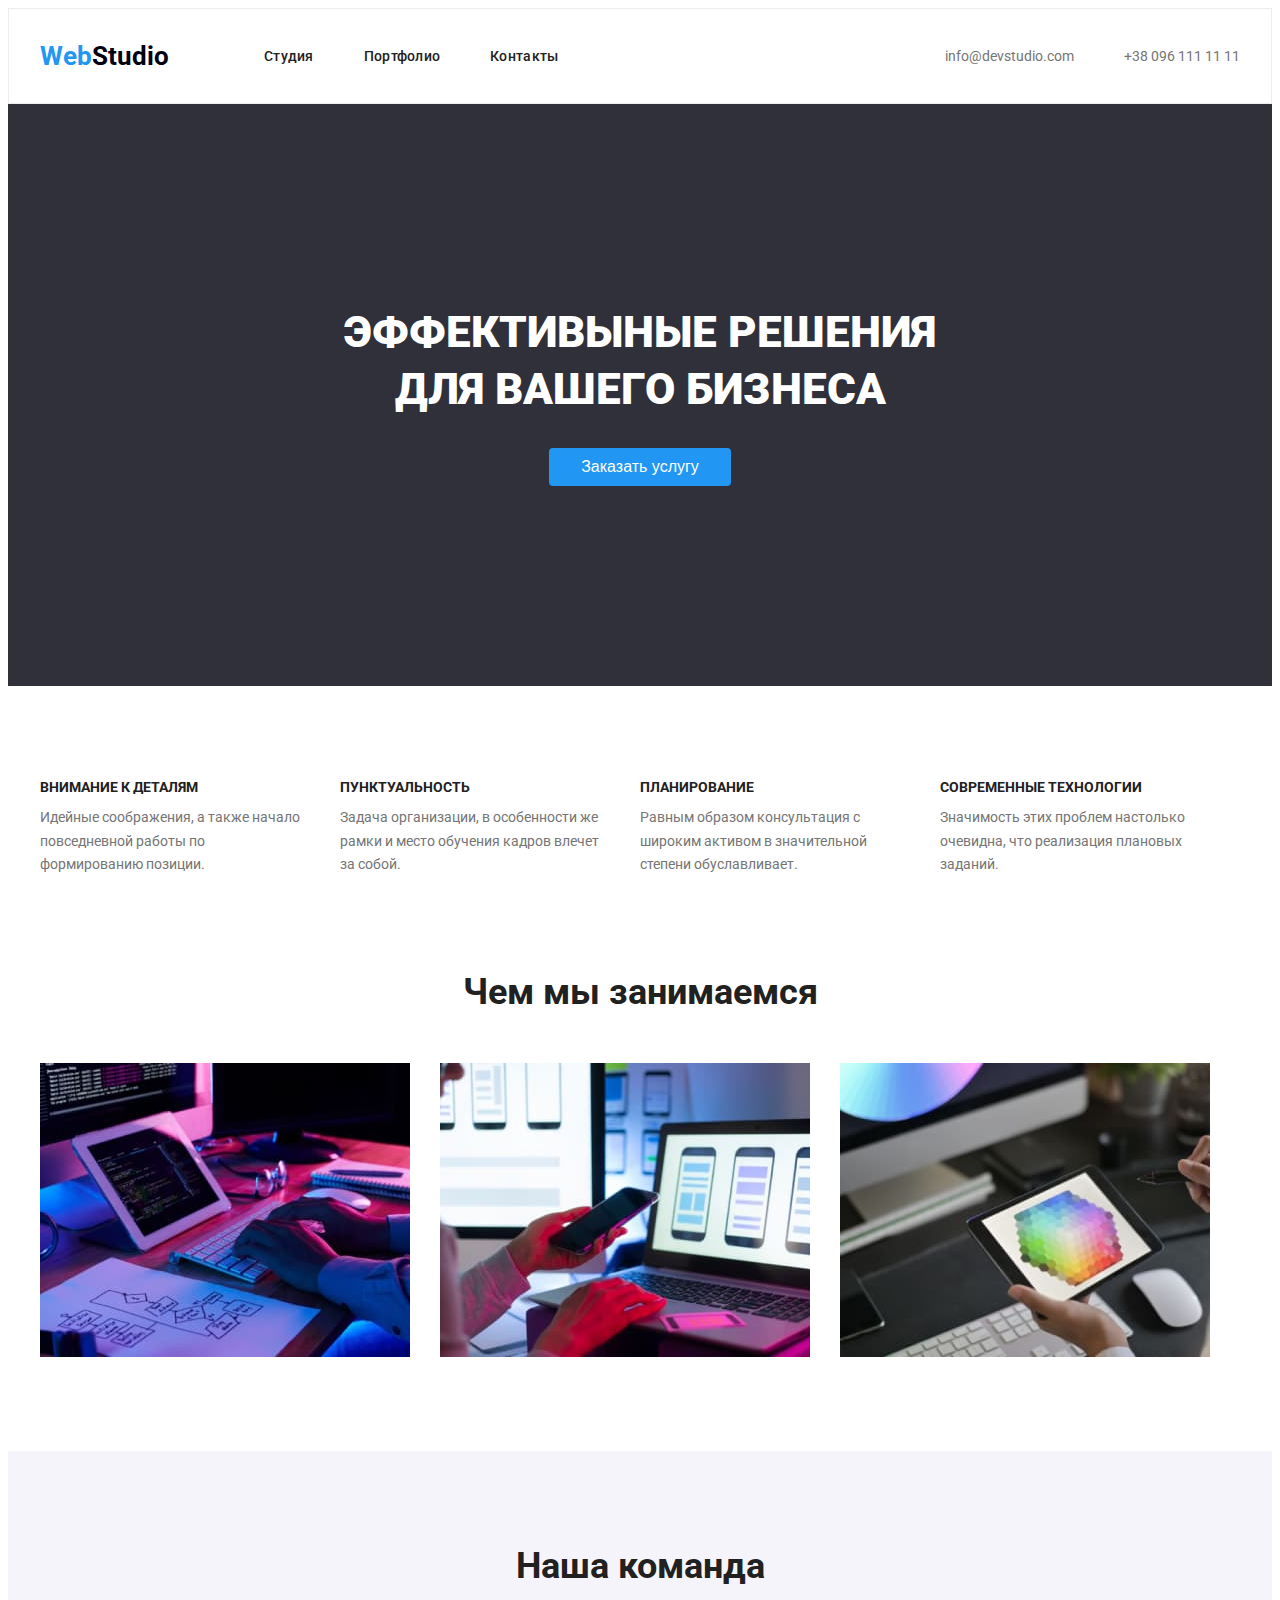
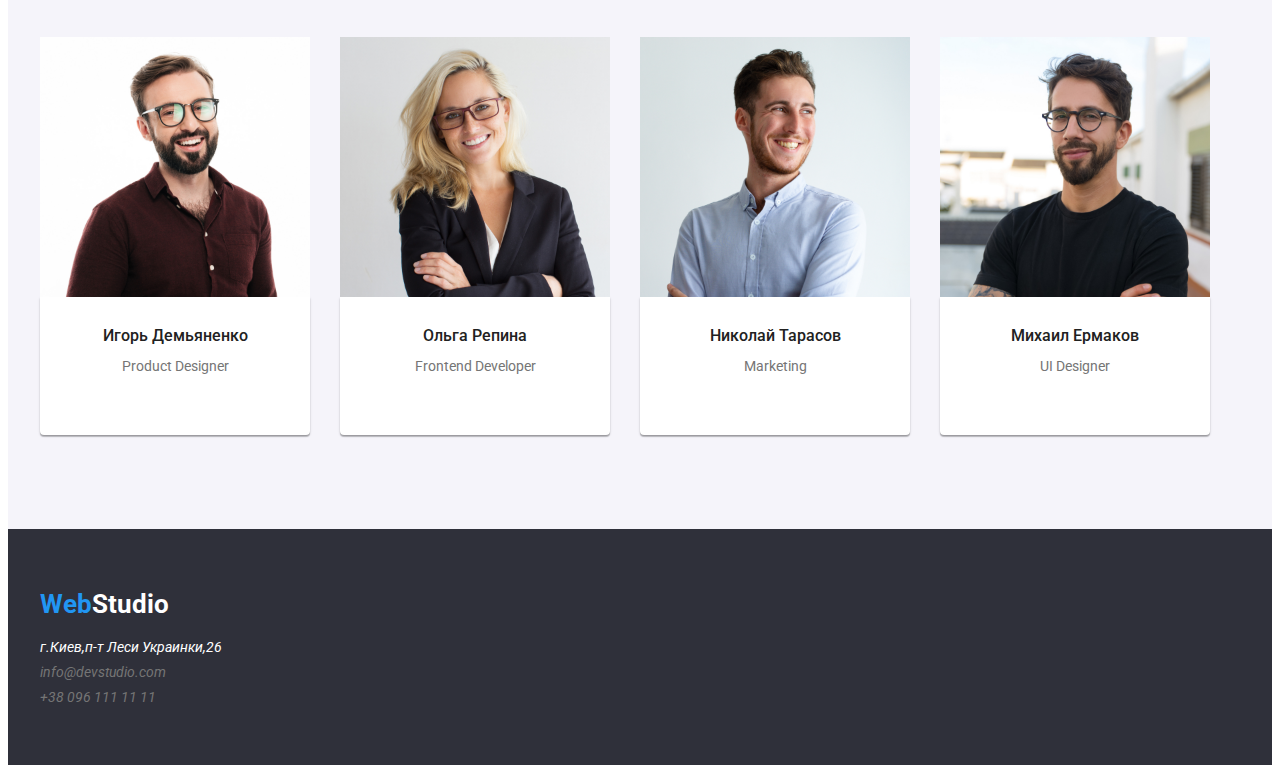
<file: index.html>
<!DOCTYPE html>
<html lang="ru">

<head>
    <meta charset="UTF-8">
    <meta http-equiv="X-UA-Compatible" content="IE=edge">
    <meta name="viewport" content="width=device-width, initial-scale=1.0">
    <title>HW 1</title>
    <link rel="preconnect" href="https://fonts.googleapis.com">
    <link rel="preconnect" href="https://fonts.gstatic.com" crossorigin>
    <link href="https://fonts.googleapis.com/css2?family=Raleway:wght@700&family=Roboto:wght@400;500;700;900&display=swap"
        rel="stylesheet">
        <link rel="stylesheet" href="https://cdnjs.cloudflare.com/ajax/libs/modern-normalize/1.1.0/modern-normalize.min.css"
            integrity="sha512-wpPYUAdjBVSE4KJnH1VR1HeZfpl1ub8YT/NKx4PuQ5NmX2tKuGu6U/JRp5y+Y8XG2tV+wKQpNHVUX03MfMFn9Q=="
            crossorigin="anonymous" referrerpolicy="no-referrer" />
            <link rel="stylesheet" href="https://cdnjs.cloudflare.com/ajax/libs/modern-normalize/1.1.0/modern-normalize.min.css" integrity="sha512-wpPYUAdjBVSE4KJnH1VR1HeZfpl1ub8YT/NKx4PuQ5NmX2tKuGu6U/JRp5y+Y8XG2tV+wKQpNHVUX03MfMFn9Q==" crossorigin="anonymous" referrerpolicy="no-referrer" />
    <link rel="stylesheet" href="css/style.css">
</head>

<body >
    <header class="header">
        <div class="container header-container">
            <nav class="header-navigation">
                <h3><a href="./" class="logo-header">Web<span class="logo-color-header">Studio</span></a> </h3>
                <ul class="list header-list">
                    <li class="header-item"><a href="./" class="header-list">Студия</a></li>
                    <li class="header-item"><a href="./portfolio.html" class="header-list">Портфолио</a> </li>
                    <li class="header-item"><a href="" class="header-list">Контакты</a></li>
                </ul>
            </nav>
            <!-- contacts-->
            <ul class="header-contacts">
                <li><a href="info@devstudio.com" class="contacts">info@devstudio.com</a> </li>
                <li><a href="+380961111111" class="contacts"> +38 096 111 11 11</a></li>
            </ul>
        </div>
    </header>

    <main>
        <!-- Герой -->
        <section class="hero">
            <div class="container">
            <h1 class="hero-top-text">ЭФФЕКТИВЫНЫЕ РЕШЕНИЯ <br> ДЛЯ ВАШЕГО БИЗНЕСА</h1>
            <button  class="hero-button" type="button">Заказать услугу</button>
        </div>
        </section>

        <!-- Качества -->
        <h2 class="hidden">Качества</h2>
        <section>
            <div class="container">
            <ul class="section-quality">
                <li>
                    <h3 class="quality">ВНИМАНИЕ К ДЕТАЛЯМ</h3>
                    <p class="text">Идейные соображения, а также начало повседневной работы по формированию позиции.
                    </p>
                </li>
                <li>
                    <h3 class="quality">ПУНКТУАЛЬНОСТЬ</h3>
                    <p class="text">Задача организации, в особенности же рамки и место обучения кадров влечет за собой.
                    </p>
                </li>
                <li>
                    <h3 class="quality">ПЛАНИРОВАНИЕ</h3>
                    <p class="text">Равным образом консультация с широким активом в значительной степени обуславливает.
                    </p>
                </li>
                <li>
                    <h3 class="quality">СОВРЕМЕННЫЕ ТЕХНОЛОГИИ</h3>
                    <p class="text">Значимость этих проблем настолько очевидна, что реализация плановых заданий.
                    </p>
                </li>
            </ul>
            </div>
        </section>
        <!-- Умения -->
        <section>
            <div class="container">
            <h2>Чем мы занимаемся</h2>
            <ul class="work">
                <li><img src="./img/box1.jpg" alt="Чем мы занимаемся" width="370"></li>
                <li><img src="./img/box2.jpg" alt="Чем мы занимаемся" width="370"></li>
                <li><img src="./img/box3.jpg" alt="Чем мы занимаемся" width="370"></li>
            </ul>
            </div>
        </section>


        <!-- Команда -->
        <section class="team">
            <div class="container">
            <h2>Наша команда</h2>
            <ul class="team-party">
                <li class="about"><img src="./img/img1.jpg" alt="Игорь Демьяненко" width="270">
                    <div class="text-party">
                    <h3 class="party">Игорь Демьяненко</h3>
                    <p>Product Designer</p>
                    </div>
                </li>
                <li class="about"><img src="./img/img2.jpg" alt="Ольга Репина" width="270">
                <div class="text-party">
                    <h3 class="party">Ольга Репина</h3>
                    <p>Frontend Developer</p>
                    </div>
                </li>
                <li class="about"><img src="./img/img3.jpg" alt="Николай Тарасов" width="270">
                    <div class="text-party">
                    <h3 class="party">Николай Тарасов</h3>
                    <p>Marketing</p>
                    </div>
                </li>
                <li class="about"><img src="./img/img4.jpg" alt="Михаил Ермаков" width="270">
                <div class="text-party">
                    <h3 class="party">Михаил Ермаков</h3>
                    <p>UI Designer</p>
                    </div>
                </li>
            </ul>
            </div>
        </section>
    </main>

    <!-- Футер -->
    <footer class="footer">
        <div class="container footer-container">
       <h3 class="footerweb"> <a href="./" class="logo-footer">Web<span class="logo-color-footer">Studio</span></a> </h3>
        <address class="address-footer">
            <ul class="page-futer">
                <li class="address">г.Киев,п-т Леси Украинки,26 </li>
                <li><a href="info@devstudio.com" class="contacts-footer">info@devstudio.com</a></li>
                <li><a href="+380961111111" class="contacts-footer"> +38 096 111 11 11</a></li>
            </ul>
        </address>
        </div>
    </footer>
</body>
</html>
</file>
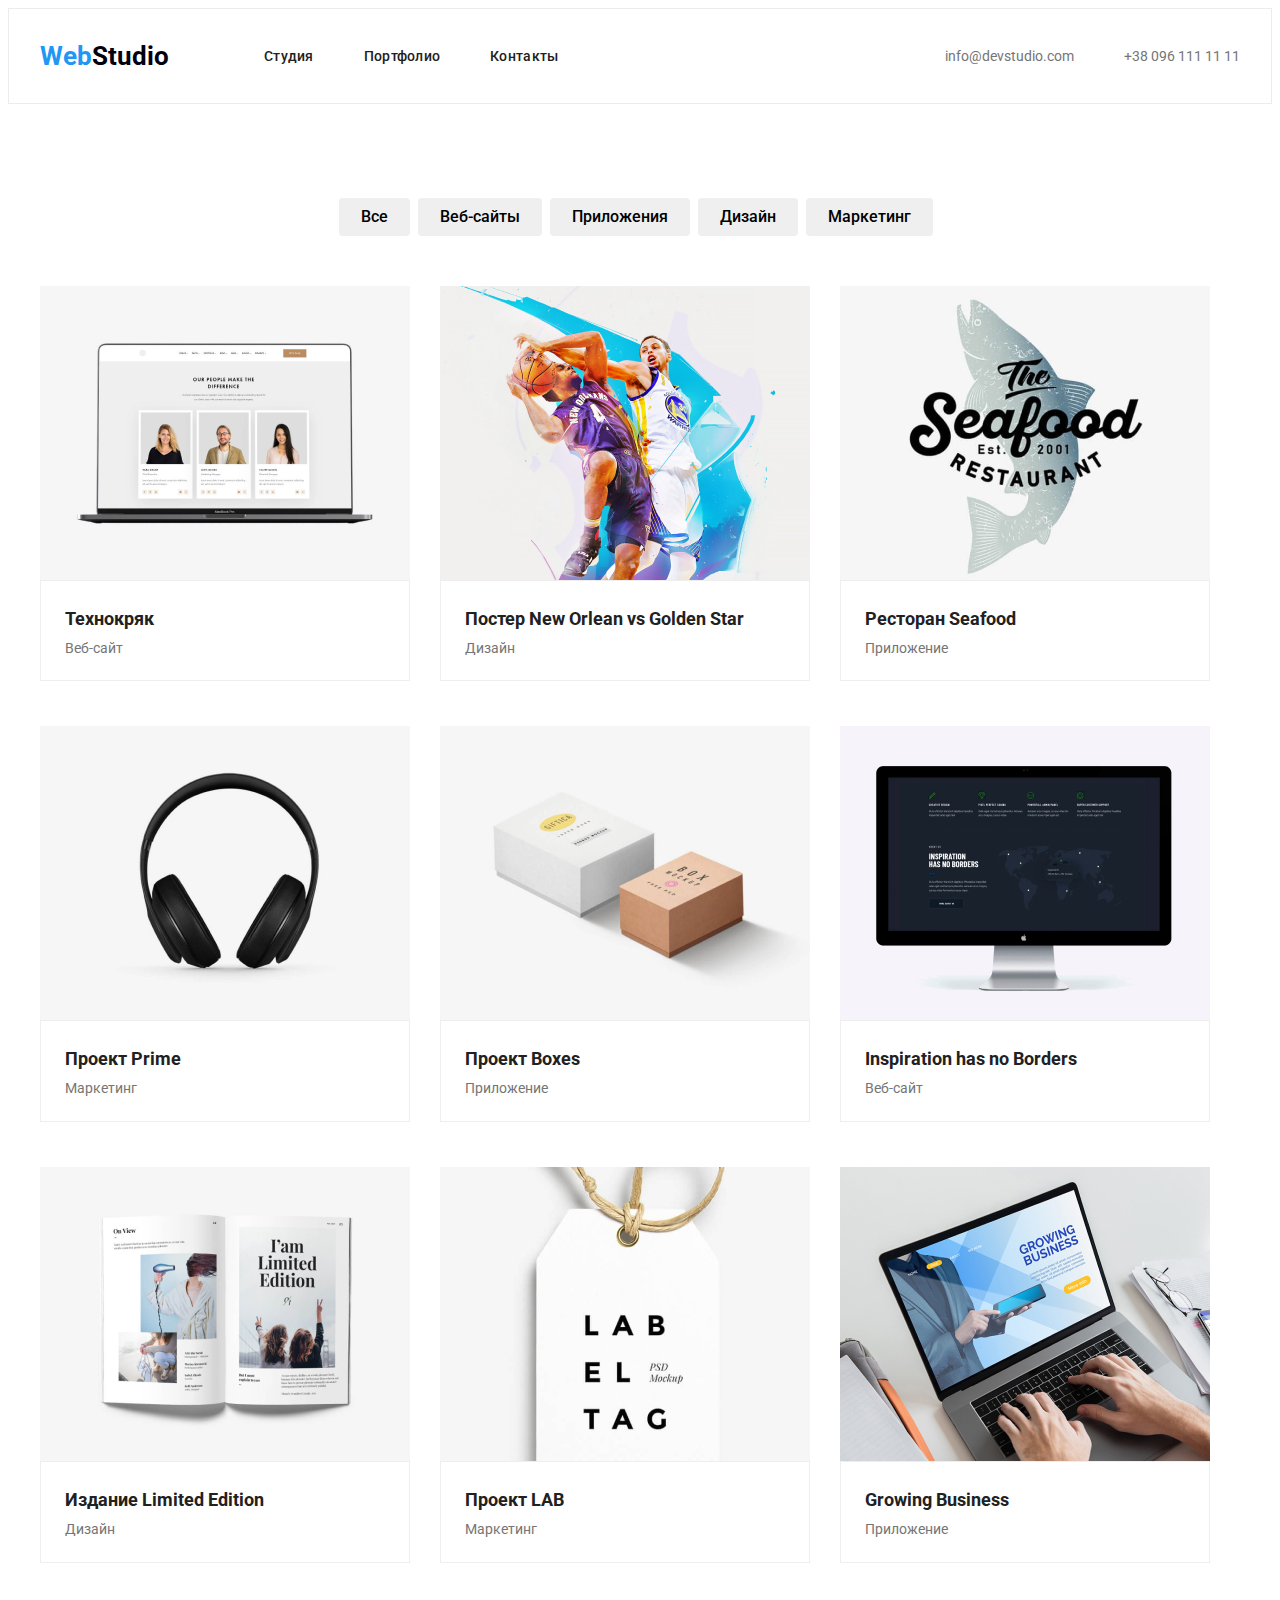
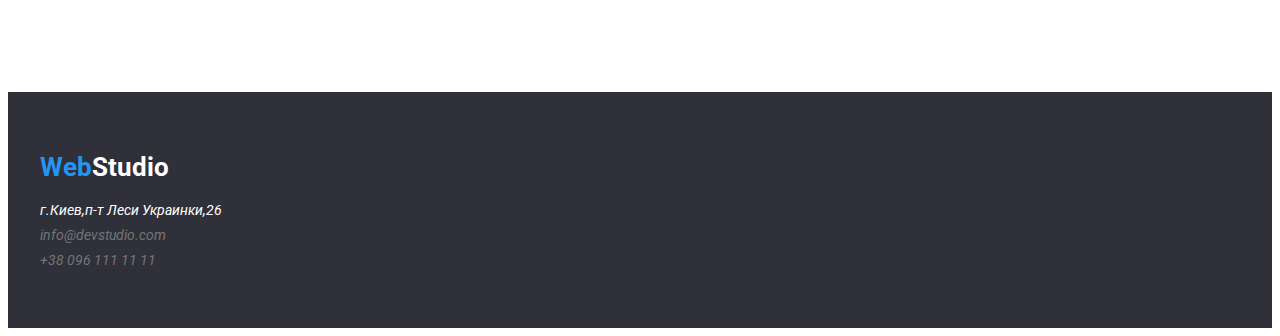
<file: portfolio.html>
<!DOCTYPE html>
<html lang="ru">
<head>
    <meta charset="UTF-8">
    <meta http-equiv="X-UA-Compatible" content="IE=edge">
    <meta name="viewport" content="width=device-width, initial-scale=1.0">
    <title>HW2</title>
    <link rel="preconnect" href="https://fonts.googleapis.com">
    <link rel="preconnect" href="https://fonts.gstatic.com" crossorigin>
    <link href="https://fonts.googleapis.com/css2?family=Raleway:wght@700&family=Roboto:wght@400;500;700;900&display=swap"
        rel="stylesheet">
        <link rel="stylesheet" href="https://cdnjs.cloudflare.com/ajax/libs/modern-normalize/1.1.0/modern-normalize.min.css"
            integrity="sha512-wpPYUAdjBVSE4KJnH1VR1HeZfpl1ub8YT/NKx4PuQ5NmX2tKuGu6U/JRp5y+Y8XG2tV+wKQpNHVUX03MfMFn9Q=="
            crossorigin="anonymous" referrerpolicy="no-referrer" />
    <link rel="stylesheet" href="css/style.css">
</head>
<body >
    <header class="header">
        <div class="container header-container">
            <nav class="header-navigation">
                <h3><a href="./" class="logo-header">Web<span class="logo-color-header">Studio</span></a> </h3>
                <ul class="list header-list">
                    <li class="header-item"><a href="./" class="header-list">Студия</a></li>
                    <li class="header-item"><a href="./portfolio.html" class="header-list">Портфолио</a> </li>
                    <li class="header-item"><a href="" class="header-list">Контакты</a></li>
                </ul>
            </nav>
            <!-- contacts-->
            <ul class="header-contacts">
                <li><a href="info@devstudio.com" class="contacts">info@devstudio.com</a> </li>
                <li><a href="+380961111111" class="contacts"> +38 096 111 11 11</a></li>
            </ul>
        </div>
    </header>
    <!-- Фильтер -->
    <section class="section filter">
        <div class="container">
        <h1 class="hidden">Фильтры</h1>
        <ul class="button-s">
            <li><button class="button-site" type="button">Все</button></li>
            <li><button class="button-site" type="button">Веб-сайты</button></li>
            <li><button class="button-site" type="button">Приложения</button></li>
            <li><button class="button-site" type="button">Дизайн</button></li>
            <li><button class="button-site" type="button">Маркетинг</button></li>
        </ul>
        </div>
        </section>
        
        
<!-- Проэкты  -->
<section >
    <div class="container container-list">
 <ul class="flex-element">
     <li class="box-list"><a href="./">
         <img src="./img/11.jpg" alt="веб-сайт" width="370"></a>
         <div class="master-list">
     <h3 class="portfolio-list">Технокряк</h3>
     <p>Веб-сайт</p>
    </div>
    </li>
    <li class="box-list"><a href="">
        <img src="./img/22.jpg" alt="Дизайн" width="370"></a>
        <div class="master-list">
    <h3 class="portfolio-list">Постер New Orlean vs Golden Star</h3>
    <p>Дизайн</p>
    </div>
    </li>
    <li class="box-list"><a href="">
        <img src="./img/33.jpg" alt="приложение" width="370"></a>
        <div class="master-list">
    <h3 class="portfolio-list">Ресторан Seafood</h3>
    <p>Приложение</p>
    </div>
    </li>
    <li class="box-list"><a href="">
        <img src="./img/44.jpg" alt="Маркетинг" width="370"></a>
        <div class="master-list">
    <h3 class="portfolio-list">Проект Prime</h3>
    <p>Маркетинг</p>
    </div>
    </li>
    <li class="box-list"><a href="">
        <img src="./img/55.jpg" alt="Мриложение" width="370"></a>
        <div class="master-list">
    <h3 class="portfolio-list">Проект Boxes</h3>
    <p>Приложение</p>
    </div>
    </li>
    <li class="box-list"><a href="">
        <img src="./img/66.jpg" alt="Веб-сайт" width="370"></a>
        <div class="master-list">
    <h3 class="portfolio-list">Inspiration has no Borders</h3>
    <p>Веб-сайт</p>
    </div>
    </li>
    <li class="box-list"><a href="">
        <img src="./img/77.jpg" alt="Дизайн" width="370"></a>
        <div class="master-list">
    <h3 class="portfolio-list">Издание Limited Edition</h3>
    <p>Дизайн</p>
    </div>
    </li>
    <li class="box-list"><a href="">
        <img src="./img/88.jpg" alt="Маркетинг" width="370"></a>
        <div class="master-list">
    <h3 class="portfolio-list">Проект LAB</h3>
    <p>Маркетинг</p>
    </div>
    </li>
    <li class="box-list"><a href="">
        <img src="./img/99.jpg" alt="Приложение" width="370"></a>
        <div class="master-list">
    <h3 class="portfolio-list">Growing Business</h3>
    <p>Приложение</p>
    </div>
    </li>
 </ul>
</div>
</section>




    <!-- Футер -->
    <footer class="footer">
        <div class="container footer-container">
            <h3 class="footerweb"> <a href="./" class="logo-footer">Web<span class="logo-color-footer">Studio</span></a>
            </h3>
            <address class="address-footer">
                <ul class="page-futer">
                    <li class="address">г.Киев,п-т Леси Украинки,26 </li>
                    <li><a href="info@devstudio.com" class="contacts-footer">info@devstudio.com</a></li>
                    <li><a href="+380961111111" class="contacts-footer"> +38 096 111 11 11</a></li>
                </ul>
            </address>
        </div>
    </footer>
    
</body>
</html>
</file>
<file: css/style.css>
/* ________HEADER_________ */
.header {
  padding-top: 32px;
  padding-bottom: 32px;
  border: 1px solid #ececec;
}
.header-list {
  display: flex;
  color: #212121;
  font-weight: 500;
  font-size: 14px;
  line-height: 16px;
  letter-spacing: 0.02em;
}
.header-list:hover,
.header-list:focus {
  color: #2196f3;
}
.header-navigation {
  display: flex;
  align-items: center;
}
.header-container {
  display: flex;
}
.header-contacts {
  margin-left: auto;
  display: flex;
  align-items: center;
}
.header-item:not(:last-child) {
  margin-right: 50px;
}
/* ________CONTACTS_________ */
.contacts {
  margin-left: 50px;
}
.contacts {
  display: flex;
  color: #757575;
}

.contacts:hover,
.contacts:focus {
  color: #2196f3;
}
/* __________________CUSTOM ________________*/
a {
  text-decoration: none;
}
img {
  display: block;
}
p,
h1,
h2,
h3,
h4,
h5,
h6 {
  margin: 0;
}
ul {
  margin: 0;
  padding: 0;
}
button {
  cursor: pointer;
}
ul {
  list-style: none;
}
p {
  font-size: 14px;
  color: #757575;
  line-height: 1.7;
}
h2 {
  margin-bottom: 50px;
  text-align: center;
  font-size: 36px;
}
.hidden {
  display: none;
}

.address {
  color: #ffffff;
}
/* __________________CONTAINER_____________ */
.container {
  width: 1200px;
  padding-left: 15px;
  padding-right: 15px;
  margin: 0 auto;
}
body {
  color: rgba(33, 33, 33, 1);
  background-color: #ffffff;
  font-family: 'Roboto', sans-serif;
  font-size: 14px;
}

/* _______BUTTON_______ */
.button-s {
  display: flex;
  justify-content: center;
}
.button-site {
  margin-bottom: 50px;
  margin-top: 94px;
  padding: 6px 22px;
  text-align: center;
  margin-bottom: 50px;
  border-radius: 4px;
  border: none;
  font-style: normal;
  margin-right: 8px;
  font-family: 'Roboto';
  cursor: pointer;
  font-weight: 500;
  font-size: 16px;
  line-height: 1.6;
}
.button-site:hover,
.button-site:focus {
  color: #ffffff;
  background-color: #2196f3;
}
.button :hover {
  color: #2196f3;
  background-color: #2196f3;
}
/* _____________________HERO__________ */
.hero-button:hover,
.hero-button:focus {
  background-color: #188ce8;
}
.hero {
  margin-bottom: 94px;
  padding-top: 200px;
  padding-bottom: 200px;
  text-align: center;
  background-color: #2f303a;
}
.hero-button {
  padding: 10px 32px;
  border: none;
  font-size: 16px;
  font-weight: 700px;
  cursor: pointer;
  color: #ffffff;
  background-color: #2196f3;
  border-radius: 4px;
}
.hero-top-text {
  margin-bottom: 30px;
  color: #ffffff;
  font-weight: 900;
  font-size: 44px;
  line-height: 1.3;
}
/* ___________________QUALITY_______________ */
.quality {
  margin-bottom: 10px;
  font-weight: bold;
  font-size: 14px;
  line-height: 1.1;
}
.text {
  width: 270px;
}
.section-quality li:not(:last-child) {
  margin-right: 30px;
}
.section-quality {
  margin-right: 30px;
  display: flex;
  margin-bottom: 94px;
  margin-top: 94px;
}
/* _______________WORK_______________ */
.work {
  display: flex;
  padding-bottom: 94px;
}
.work li:not(:last-child) {
  margin-right: 30px;
}
/* __________________TEAM_______________ */
.team {
  padding-top: 94px;
  padding-bottom: 94px;
  background-color: #f5f4fa;
}
.team-party {
  display: flex;
}
.about {
}
.about:not(:last-child) {
  margin-right: 30px;
}
.text-party {
  box-shadow: 0px 1px 3px rgba(0, 0, 0, 0.12), 0px 1px 1px rgba(0, 0, 0, 0.14),
    0px 2px 1px rgba(0, 0, 0, 0.2);
  border-radius: 0px 0px 4px 4px;
  height: 108px;
  padding-top: 30px;
  background-color: #ffffff;
  text-align: center;
}

/* ________________LOGO-HEADER___________ */
.logo-header {
  margin-right: 95px;
  font-size: 26px;
  color: #2196f3;
}
.logo-color-header {
  color: #00000f;
}
/* ________________LOGO-FOOTER ____________*/
.logo-footer {
  font-size: 26px;
  color: #2196f3;
  background: #2f303a;
}
.logo-color-footer {
  color: #ffffff;
}
/* __________________PARTY________________ */
.party {
  margin-bottom: 10px;
  font-weight: 500;
  font-size: 16px;
  line-height: 1.1;
}
/* __________________PORTFOLIO____________ */
.flex-element {
  display: flex;
  flex-wrap: wrap;
  margin-right: -30px;
  margin-bottom: -30px;
}

.box-list {
  flex-basis: calc(100% / 6 - 30px);
  margin-right: 30px;
  margin-bottom: 30px;
  width: 370px;
}
.box-list:nth-last-child(-n + 6) {
  margin-top: 15px;
}
.portfolio-list {
  margin-top: 20px;
  font-size: 18px;
  line-height: 2;
}
.container-list {
  padding-bottom: 129px;
}
.master-list {
  padding-left: 24px;
  padding-bottom: 20px;
  border: 1px solid #eeeeee;
  box-sizing: border-box;
}

/* ____________________FOOTER______________ */
.footer {
  padding-top: 60px;
  padding-bottom: 60px;
  background-color: #2f303a;
}
.contacts-footer {
  display: flex;
  color: #757575;
}

.contacts-footer:hover,
.contacts-footer:focus {
  color: #2196f3;
}
.footerweb {
  margin-bottom: 20px;
}
.address-footer li:not(:last-child) {
  margin-bottom: 9px;
}

/* _________________SECTION_______________ */
/* .section {
  padding-top: 94px;
  padding-bottom: 94px;
} */

/* ______________________Hiden_____________ */

/*   цвет основного текста #212121*/
/* вторичный цвет #757575 */
/* акцент #2196F3  */
</file>
